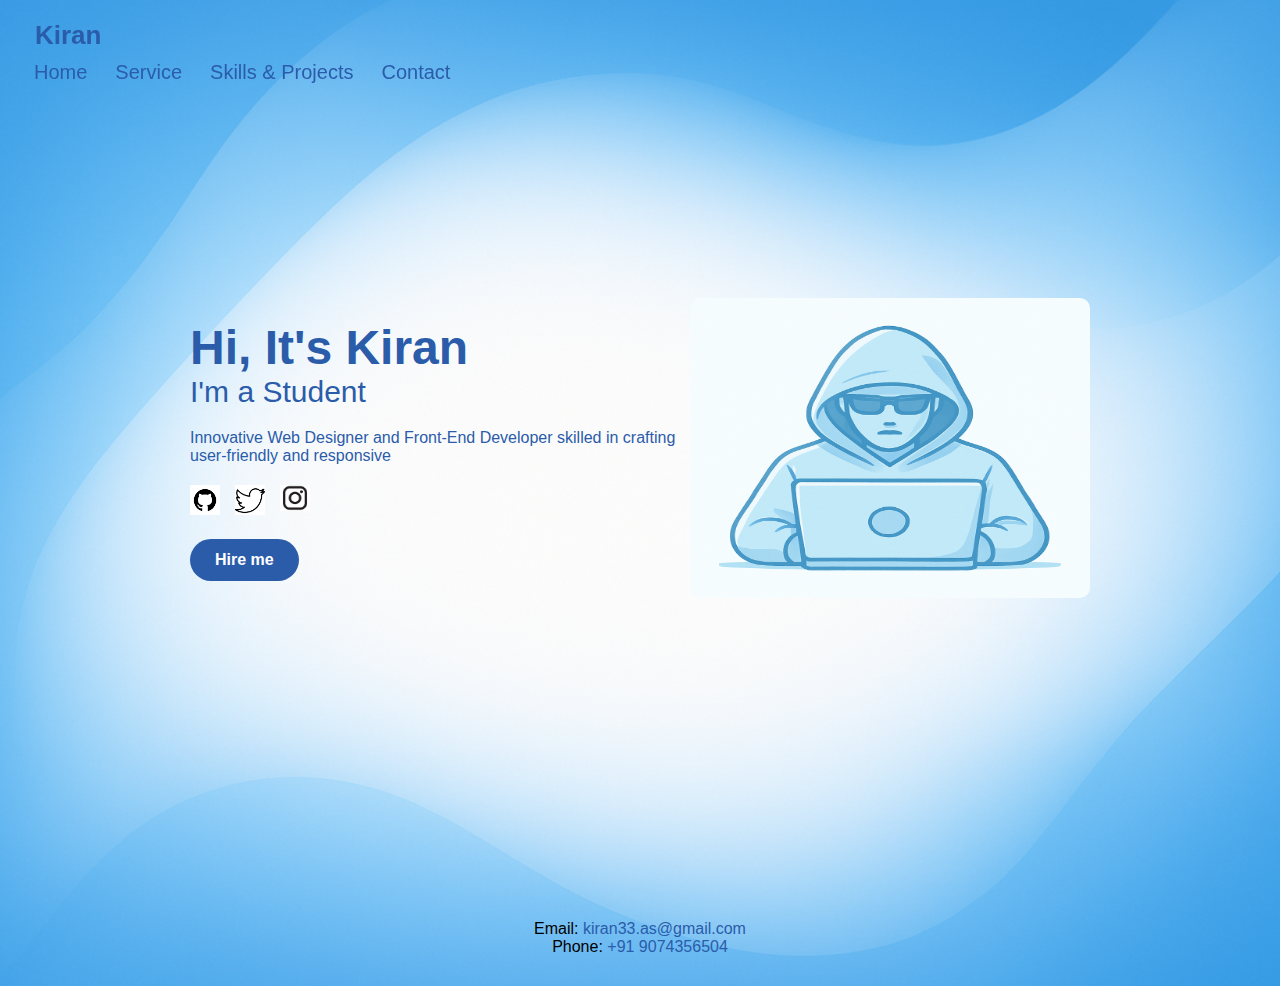
<file: index.html>
<!DOCTYPE html>
<html lang="en">
    <head>
    <meta charset="UTF-8">
    <meta name="viewport" content="width=device-width, initial-scale=1.0">
    <title>Portfolio- Kiran AS</title>
    <link rel="stylesheet" href="jui.css">
</head>
<body>
    <header>
        <nav>
            <div class="logo">Kiran</div>
            <ul class="nav-links">
                <li><a href="index.html">Home</a></li>
                <li><a href="service.html">Service</a></li>
                <li><a href="skills.html">Skills & Projects</a></li>
                <li><a href="contact.html">Contact</a></li>
            </ul>
        </nav>
    </header>
    <section id="home" class="hero">
        <div class="hero-content">
            <h1>Hi, It's <span>Kiran</span></h1>
            <h2>I'm a <span class="text"></span></h2>
            <p>Innovative Web Designer and Front-End Developer skilled in crafting user-friendly and responsive</p>
            <div class="social-icons">
                <a href="https://github.com/kiran33-ops" target="_blank"><img src="github.png" alt="GitHub"></a>
                <a href="https://x.com/KiranAS255747" target="_blank"><img src="twitter.png" alt="Twitter" ></a>
                <a href="https://www.instagram.com/?hl=en" target="_blank"><img src="instagram.png" alt="Instagram"></a>
            </div>
            <a href="https://www.linkedin.com/feed/?trk=guest_homepage-basic_google-one-tap-submit" target="_blank"class="btn">Hire me</a>
        </div>
        <div class="hero-image">
            <img src="profile.png" alt="Profile Image" width="300px" height="300px">
        </div>
    </section>
    <footer>
        <div class="footer-container">
            <div class="contact-info">
                <p>Email: <a href="mailto:kiran33.as@gmail.com">kiran33.as@gmail.com</a></p>
                <p>Phone: <a href="tel:+919074356504">+91 9074356504</a></p>
        </div>
    </footer>
</body>
</html>
</file>
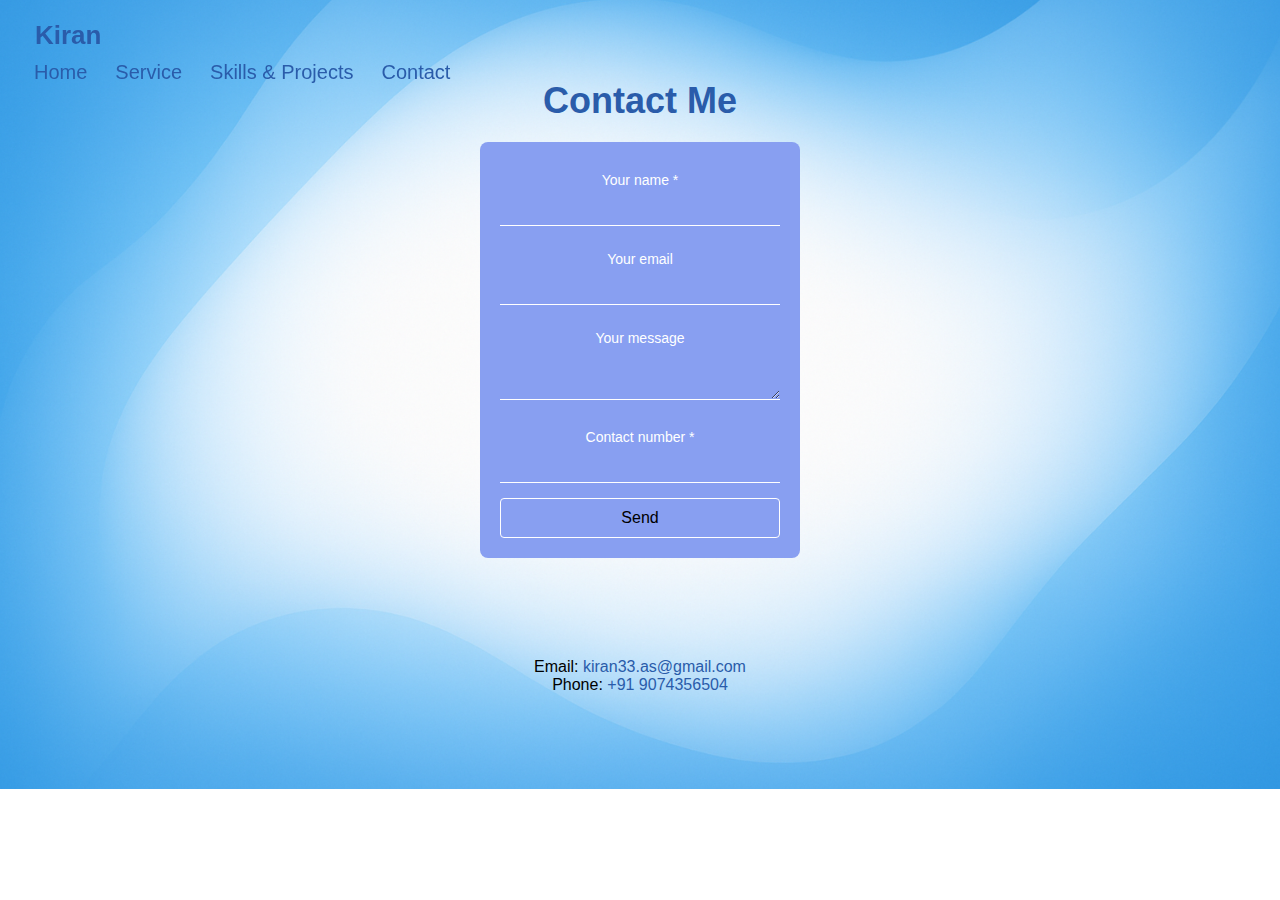
<file: contact.html>
<!DOCTYPE html>
<html lang="en">
    <head>
    <meta charset="UTF-8">
    <meta name="viewport" content="width=device-width, initial-scale=1.0">
    <title>Portfolio- Kiran AS</title>
    <link rel="stylesheet" href="jui.css">
</head>
<body>
    <header>
        <nav>
            <div class="logo">Kiran</div>
            <ul class="nav-links">
                <li><a href="index.html">Home</a></li>
                <li><a href="service.html">Service</a></li>
                <li><a href="skills.html">Skills & Projects</a></li>
                <li><a href="contact.html">Contact</a></li>
            </ul>
        </nav>
    </header>
    <section id="contact">
        <h2>Contact Me</h2>
        <div class="loq">
            <div class="form-container">
                <form action="sot.html" method="get">
                    <label for="name">Your name *</label>
                    <input type="text" id="name" name="name" required>
                    <label for="email">Your email</label>
                    <input type="email" id="email" name="email">
                    <label for="message">Your message</label>
                    <textarea id="message" name="message"></textarea>
                    <label for="contact">Contact number *</label>
                    <input type="tel" id="contact" name="contact" required>
                    <button type="submit">Send</button>
                </form>
            </div>
        </div>
    </section>
    <footer>
        <div class="footer-container">
            <div class="contact-info">
                <p>Email: <a href="mailto:kiran33.as@gmail.com">kiran33.as@gmail.com</a></p>
                <p>Phone: <a href="tel:+919074356504">+91 9074356504</a></p>
        </div>
    </footer>
</body>
</html>
</file>
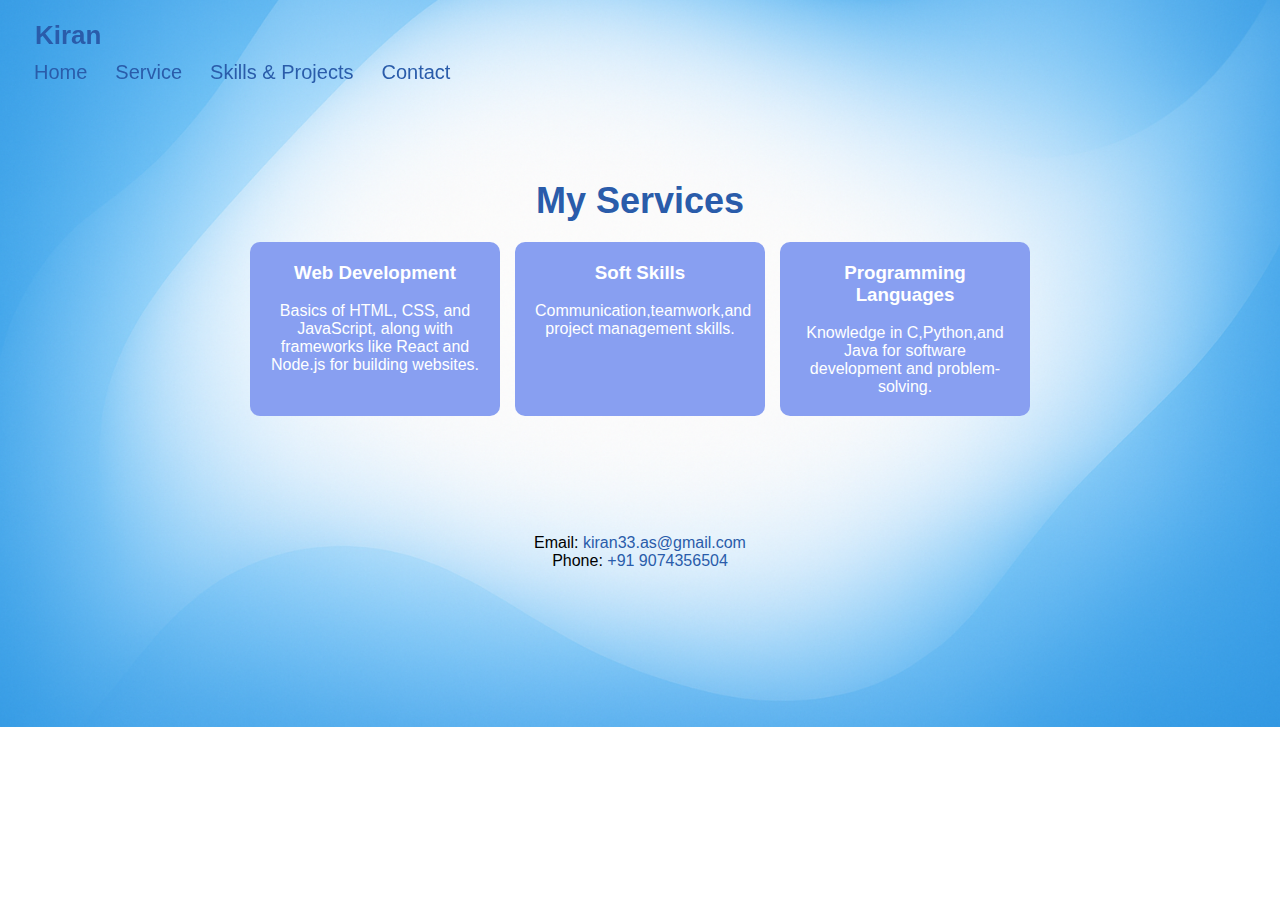
<file: service.html>
<!DOCTYPE html>
<html lang="en">
    <head>
    <meta charset="UTF-8">
    <meta name="viewport" content="width=device-width, initial-scale=1.0">
    <title>Portfolio- Kiran AS</title>
    <link rel="stylesheet" href="jui.css">
</head>
<body>
    <header>
        <nav>
            <div class="logo">Kiran</div>
            <ul class="nav-links">
                <li><a href="index.html">Home</a></li>
                <li><a href="service.html">Service</a></li>
                <li><a href="skills.html">Skills & Projects</a></li>
                <li><a href="contact.html">Contact</a></li>
            </ul>
        </nav>
    </header>
    <section id="services">
        <main>
        <h2>My Services</h2>
        <div class="services-container">
            <div class="service">
                <h3>Web Development </h3><br>
                <p>Basics of HTML, CSS, and JavaScript, along with frameworks like React and Node.js for building websites.</p>
            </div>
            <div class="service">
                <h3>Soft Skills</h3><br>
                <p>Communication,teamwork,and project management skills.</p>
            </div>
            <div class="service">
                <h3>Programming Languages</h3><br>
                <p>Knowledge in C,Python,and Java for software development and problem-solving.</p>
            </div>
        </div>
    </main>
    </section>
    <footer>
        <div class="footer-container">
            <div class="contact-info">
                <br>
                <p>Email: <a href="mailto:kiran33.as@gmail.com">kiran33.as@gmail.com</a></p>
                <p>Phone: <a href="tel:+919074356504">+91 9074356504</a></p>
        </div>
    </footer>
</body>
</html>
</file>
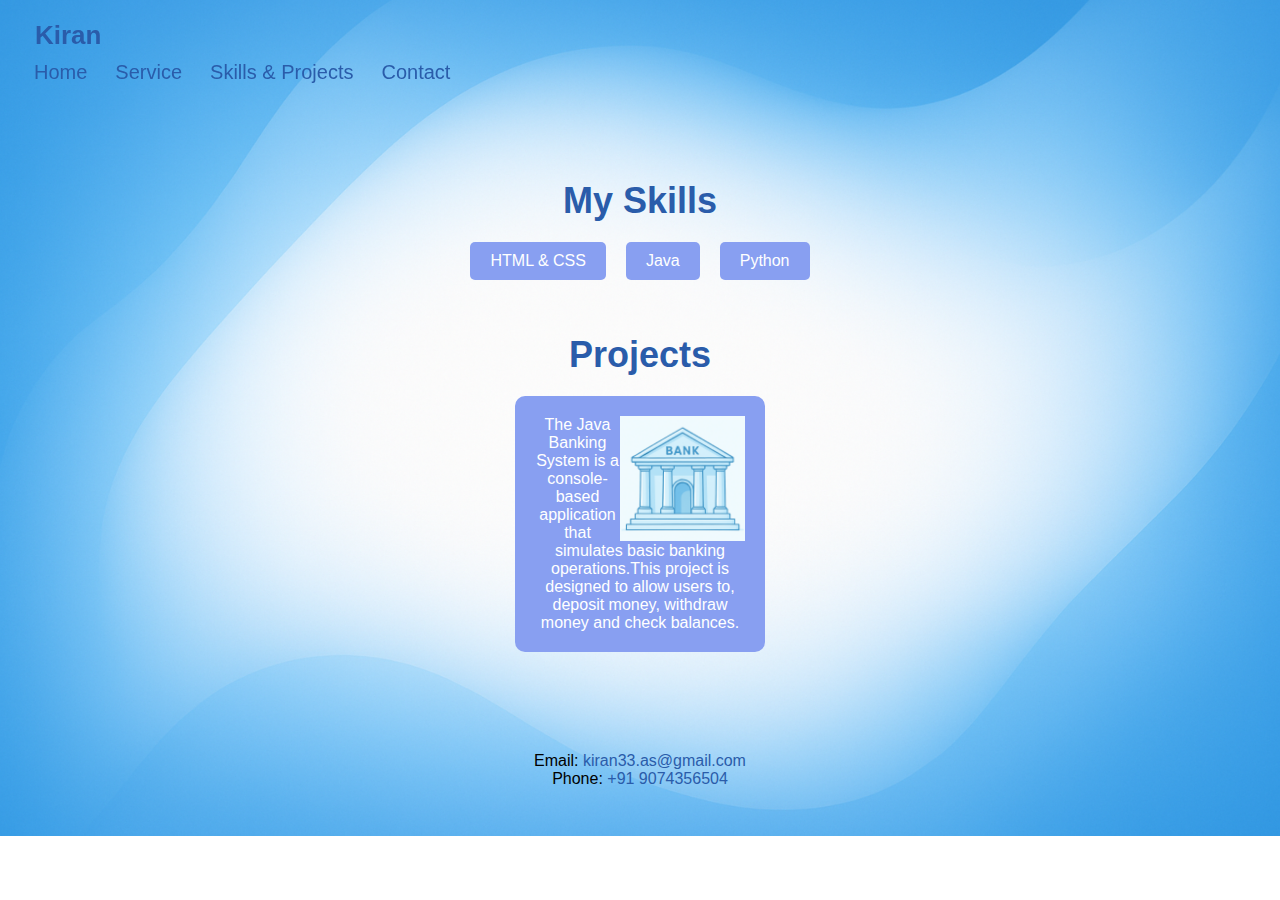
<file: skills.html>
<!DOCTYPE html>
<html lang="en">
    <head>
    <meta charset="UTF-8">
    <meta name="viewport" content="width=device-width, initial-scale=1.0">
    <title>Portfolio- Kiran AS</title>
    <link rel="stylesheet" href="jui.css">
</head>
<style>
    img{
        float:right;
    }
</style>
<body>
    <header>
        <nav>
            <div class="logo">Kiran</div>
            <ul class="nav-links">
                <li><a href="index.html">Home</a></li>
                <li><a href="service.html">Service</a></li>
                <li><a href="skills.html">Skills & Projects</a></li>
                <li><a href="contact.html">Contact</a></li>
            </ul>
        </nav>
    </header>
    <section id="skills">
        <main>
        <h2>My Skills</h2>
        <ul class="skills-list"> 
            <li>HTML & CSS</li>
            <li>Java</li>
            <li>Python</li>
        </ul><br><br><br>
        <h2>Projects</h2>
        <div class="services-container">
            <div class="service">
                <p><a href="https://github.com/kiran33-ops/Java/blob/main/Option.java" target="_blank"><img src="Bank.png" width="125px" height="125px"></a>The Java Banking System is a console-based application that simulates basic banking operations.This project is designed to allow users to, deposit money, withdraw money and check balances.</p>
            </div>
    </main>
    </section>
    <footer>
        <div class="footer-container">
            <div class="contact-info">
                <p>Email: <a href="mailto:kiran33.as@gmail.com">kiran33.as@gmail.com</a></p>
                <p>Phone: <a href="tel:+919074356504">+91 9074356504</a></p>
        </div>
    </footer>
</body>
</html>
</file>
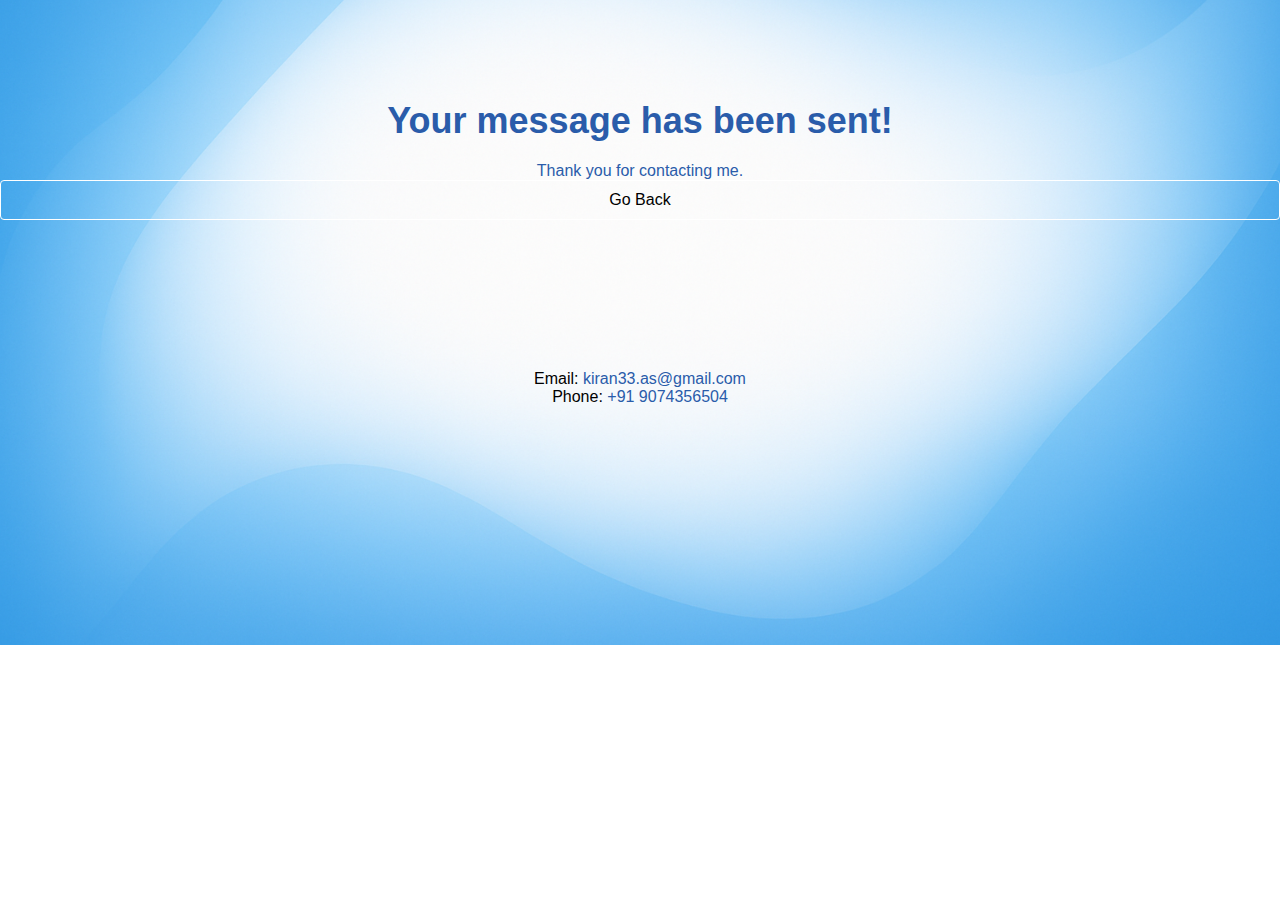
<file: sot.html>
<!DOCTYPE html>
<html lang="en">
<head>
    <meta charset="UTF-8">
    <meta name="viewport" content="width=device-width, initial-scale=1.0">
    <title>Thank You</title>
    <link rel="stylesheet" href="jui.css">
</head>
<body>
    <main>
        <h2>Your message has been sent!</h2>
        <p>Thank you for contacting me.</p>
        <a href="contact.html"><button>Go Back</button></a>
    </main>
    <br>
    <footer>
        <div class="footer-container">
            <div class="pl">
            <div class="contact-info">
                <p>Email: <a href="mailto:kiran33.as@gmail.com">kiran33.as@gmail.com</a></p>
                <p>Phone: <a href="tel:+919074356504">+91 9074356504</a></p>
        </div>
        </div>
    </footer>
</body>
</html>
</file>
<file: jui.css>
* {
    margin: 0;
    padding: 0;
    box-sizing:border-box;
    font-family: 'Poppins', sans-serif;
    scroll-behavior: smooth;
}

body {
    background-image: url('back.png'); 
    background-size: cover;        
    background-repeat: no-repeat;
    background-position: center; 
    color: #2A5CAA;
}

header {
    padding:20px ;
    position:fixed;
}
.loq{
    display: flex;
    justify-content: center;
    align-items: center;
}

.logo {
    font-size: 26px;
    font-weight:bold;
    color: #2A5CAA;
    margin-left: 15px;
    margin-bottom:10px;
}

.nav-links {
    list-style: none;
    display:flex;
}

.nav-links li {
    margin: 0 14px;
}

.nav-links a {
    color: #2A5CAA;
    text-decoration:none;
    font-size: 20px;
    transition: 0.5s;
}

.nav-links a:hover, .nav-links a.active {
    color: #e03e4c;
}

section {
    padding: 80px 0px;
    text-align: center;
}

h2 {
    font-size: 36px;
    color: #2A5CAA;
    margin-bottom: 20px;
}

.hero {
    display: flex;
    align-items: center;
    justify-content: center;
    height: 100vh;
    padding: 20px;
    text-align: left;
}

.hero-content {
    max-width: 500px;
}

.hero-content h1 {
    font-size: 48px;
    font-weight: 600;
}

.hero-content h1 span {
    color: #2A5CAA;
}

.hero-content h2 {
    font-size: 30px;
    font-weight: 400;
    color: #2A5CAA;
}

.hero-content h2 span {
    color: #2A5CAA;
}

.hero-content p {
    margin: 20px 0;
    color: #2A5CAA;
}

.social-icons {
    display: flex;
    gap: 15px;
    margin-bottom: 20px;
}

.social-icons img {
    width: 30px;
    transition: 0.3s;
}

.social-icons img:hover {
    transform: scale(1.2);
}

.btn {
    display: inline-block;
    background: #2A5CAA;
    color: #fff;
    padding: 12px 25px;
    text-decoration: none;
    border-radius: 30px;
    font-weight: 600;
    transition: 0.3s;
}

.btn:hover {
    background: #e03e4c;
}

.hero-image img {
    width: 400px;
    border-radius: 10px;
}
.services-container {
    display: flex;
    color: #fff;
    justify-content: center;
    gap:15px;
    flex-wrap: wrap;
}

.service {
    background:hsl(227, 79%, 74%);
    padding: 20px;
    border-radius: 10px;
    width: 250px;
    transition: 0.4s;
}

.service:hover {
    transform: scale(1.09);
}

.service h3 {
    color: #fff;
}
.skills-list {
    list-style: none;
    display: flex;
    justify-content: center;
    gap: 20px;
    flex-wrap: wrap;
}

.skills-list li {
    background: hsl(227, 79%, 74%);
    padding: 10px 20px;
    border-radius: 5px;
    color: #fff;
    transition: 0.4s;
}
.skills-list li:hover {
    transform: scale(1.2);
}
#contact p {
    font-size: 18px;
    margin-bottom: 10px;
}
main {
    text-align: center;
    position: relative;
    margin-top: 100px;
}
.form-container {
    background:hsl(227, 79%, 74%);
    padding: 20px;
    color:#fff;
    width: 320px;
    border-radius: 8px;
}
label {
    display: block;
    font-size: 14px;
    margin: 10px 0 5px;
}
input, textarea {
    width: 100%;
    padding: 8px;
    margin-bottom: 15px;
    border: none;
    border-bottom: 1px solid #fff;
    background: transparent;
    color: #fff;
    outline: none;
    font-size: 14px;
}
button {
    width: 100%;
    padding: 10px;
    border: 1px solid #fff;
    background:transparent;
    color: #000;
    font-size: 16px;
    cursor: pointer;
    border-radius: 4px;
}

button:hover {
    background:#fff;
    color: #000;
}
footer {
    background-color:transparent;
    color: #000;
    text-align: center;
    padding: 20px 0;
    position: relative;
    bottom: 0;
    width: 100%;
    margin-bottom: 10px;
}

.footer-container {
    display: flex;
    flex-direction: column;
    align-items: center;
}

.contact-info a {
    color: #2A5CAA;
    text-decoration: none;
}

.contact-info a:hover {
    text-decoration:none;
}
.pl{
    margin-top: 7em;
}
@keyframes wordChange {
    0% { content: "Web Designer"; }
    33% { content: "Student"; }
    66% { content: "Developer"; }
    100% { content: "Gamer"; }
}

.text::after {
    content: "Student";
    animation: wordChange 8s infinite;
}

@media (max-width: 768px) {
    header {
        flex-direction: column;
        text-align: center;
    }

    .nav-links {
        margin-top: 10px;
        flex-direction: column;
    }

    .nav-links li {
        margin: 10px 0;
    }

    .hero {
        flex-direction: column;
        text-align: center;
    }

    .hero-content {
        text-align: center;
    }

    .social-icons {
        justify-content: center;
    }

    .hero-image img {
        width: 250px;
        margin-top: 20px;
    }

    .services-container {
        flex-direction: column;
        align-items: center;
    }
}
</file>
